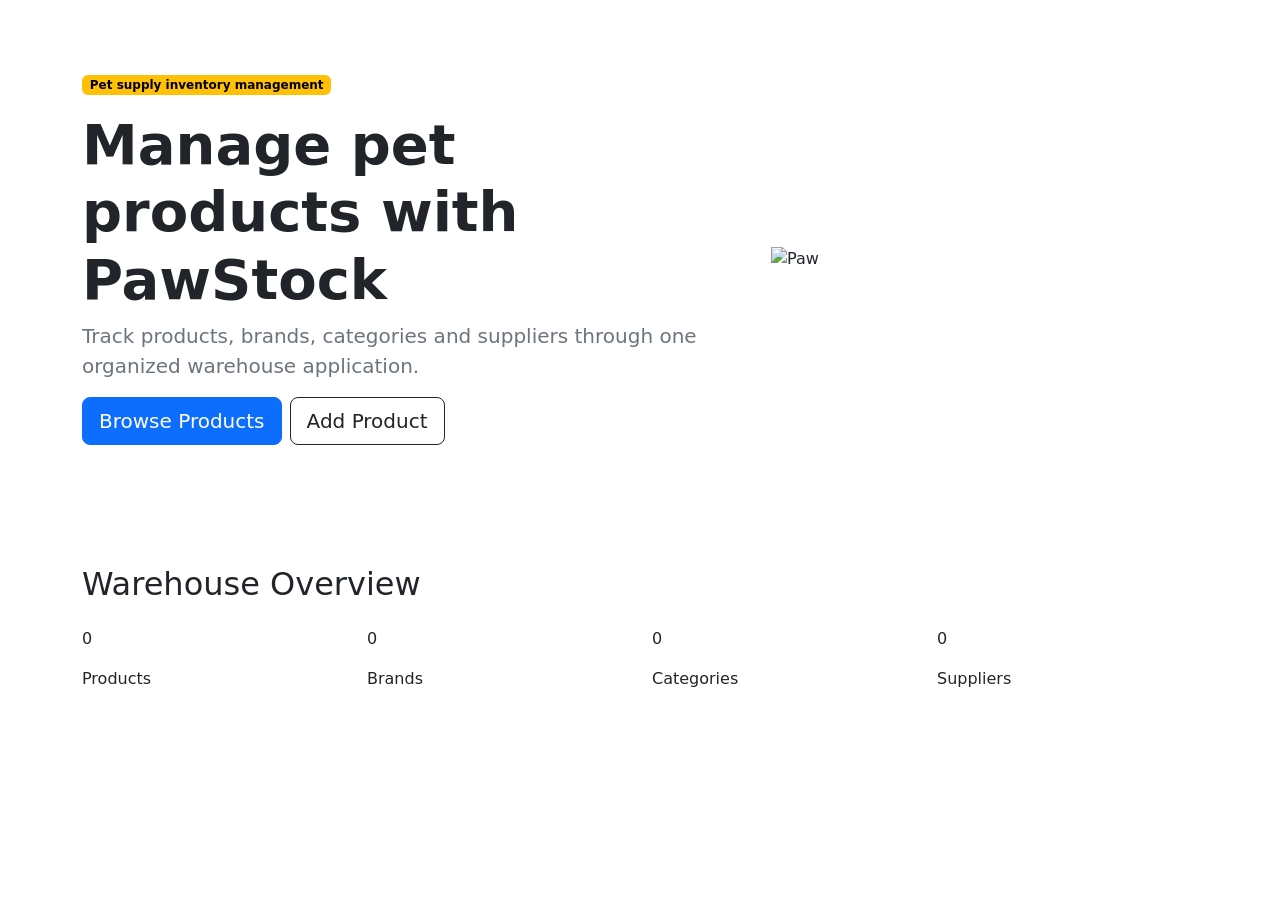
<file: src/main/resources/templates/index.html>
<!doctype html>
<html lang="en" xmlns:th="http://www.thymeleaf.org">
  <head>
    <meta charset="UTF-8" />

    <meta name="viewport" content="width=device-width, initial-scale=1" />

    <title>PawStock Warehouse</title>

    <link
      href="https://cdn.jsdelivr.net/npm/bootstrap@5.3.3/dist/css/bootstrap.min.css"
      rel="stylesheet"
    />

    <link rel="stylesheet" th:href="@{/css/styles.css}" />
  </head>

  <body class="d-flex flex-column min-vh-100">
    <div th:replace="~{fragments/navbar :: navbar}"></div>

    <main>
      <section class="hero-section py-5">
        <div class="container py-4">
          <div class="row align-items-center">
            <div class="col-lg-7">
              <span class="badge text-bg-warning mb-3">
                Pet supply inventory management
              </span>

              <h1 class="display-4 fw-bold">
                Manage pet products with PawStock
              </h1>

              <p class="lead text-secondary">
                Track products, brands, categories and suppliers through one
                organized warehouse application.
              </p>

              <div class="d-flex flex-wrap gap-2">
                <a th:href="@{/products}" class="btn btn-primary btn-lg">
                  Browse Products
                </a>

                <a
                  th:href="@{/products/new}"
                  class="btn btn-outline-dark btn-lg"
                >
                  Add Product
                </a>
              </div>
            </div>

            <div class="col-lg-5 mt-4 mt-lg-0">
              <div class="p-4">
                <img class="w-50" th:src="@{/media/paw.gif}" alt="Paw">
              </div>
            </div>
          </div>
        </div>
      </section>

      <section class="container py-5">
        <h2 class="mb-4">Warehouse Overview</h2>

        <div class="row g-4">
          <div class="col-sm-6 col-lg-3">
            <a th:href="@{/products}" class="text-decoration-none text-reset clickable-card-link">
              <div class="dashboard-card">
                <p class="dashboard-number" th:text="${productCount}">0</p>
                <p class="mb-0">Products</p>
              </div>
            </a>
          </div>

          <div class="col-sm-6 col-lg-3">
            <a th:href="@{/products}" class="text-decoration-none text-reset clickable-card-link">
              <div class="dashboard-card">
                <p class="dashboard-number" th:text="${brandCount}">0</p>
                <p class="mb-0">Brands</p>
              </div>
            </a>
          </div>

          <div class="col-sm-6 col-lg-3">
            <a th:href="@{/products}" class="text-decoration-none text-reset clickable-card-link">
              <div class="dashboard-card">
                <p class="dashboard-number" th:text="${categoryCount}">0</p>
                <p class="mb-0">Categories</p>
              </div>
            </a>
          </div>

          <div class="col-sm-6 col-lg-3">
            <a th:href="@{/products}" class="text-decoration-none text-reset clickable-card-link">
              <div class="dashboard-card">
                <p class="dashboard-number" th:text="${supplierCount}">0</p>
                <p class="mb-0">Suppliers</p>
              </div>
            </a>
          </div>
        </div>
      </section>
    </main>

    <div th:replace="~{fragments/footer :: footer}"></div>

    <script src="https://cdn.jsdelivr.net/npm/bootstrap@5.3.3/dist/js/bootstrap.bundle.min.js"></script>
  </body>
</html>
</file>
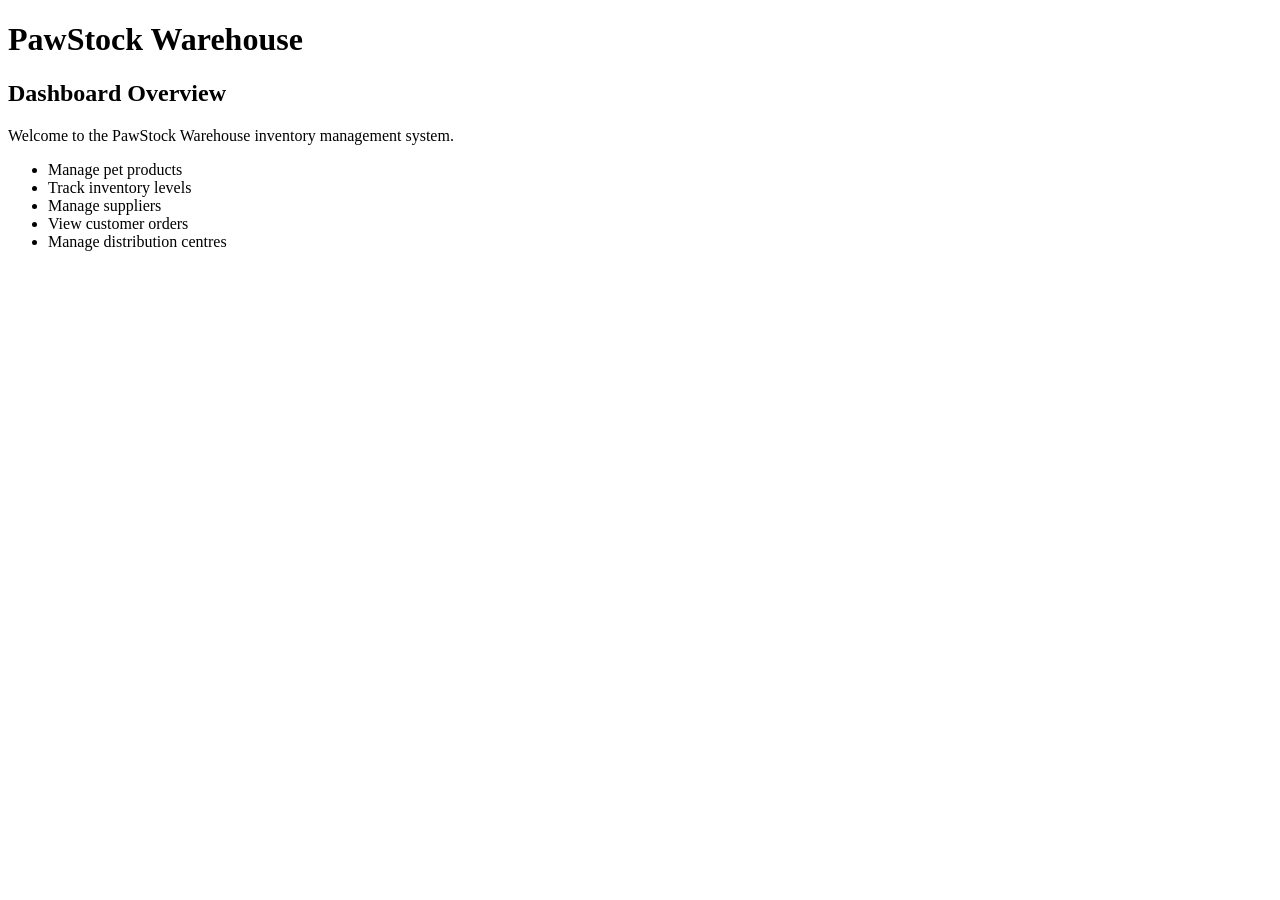
<file: target/classes/templates/home.html>
<!DOCTYPE html>
<html xmlns:th="http://www.thymeleaf.org">

<head>
    <title>PawStock Warehouse</title>
</head>

<body>
    <h1>PawStock Warehouse</h1>

    <h2>Dashboard Overview</h2>

    <p>Welcome to the PawStock Warehouse inventory management system.</p>

    <ul>
        <li>Manage pet products</li>
        <li>Track inventory levels</li>
        <li>Manage suppliers</li>
        <li>View customer orders</li>
        <li>Manage distribution centres</li>
    </ul>
</body>

</html>
</file>
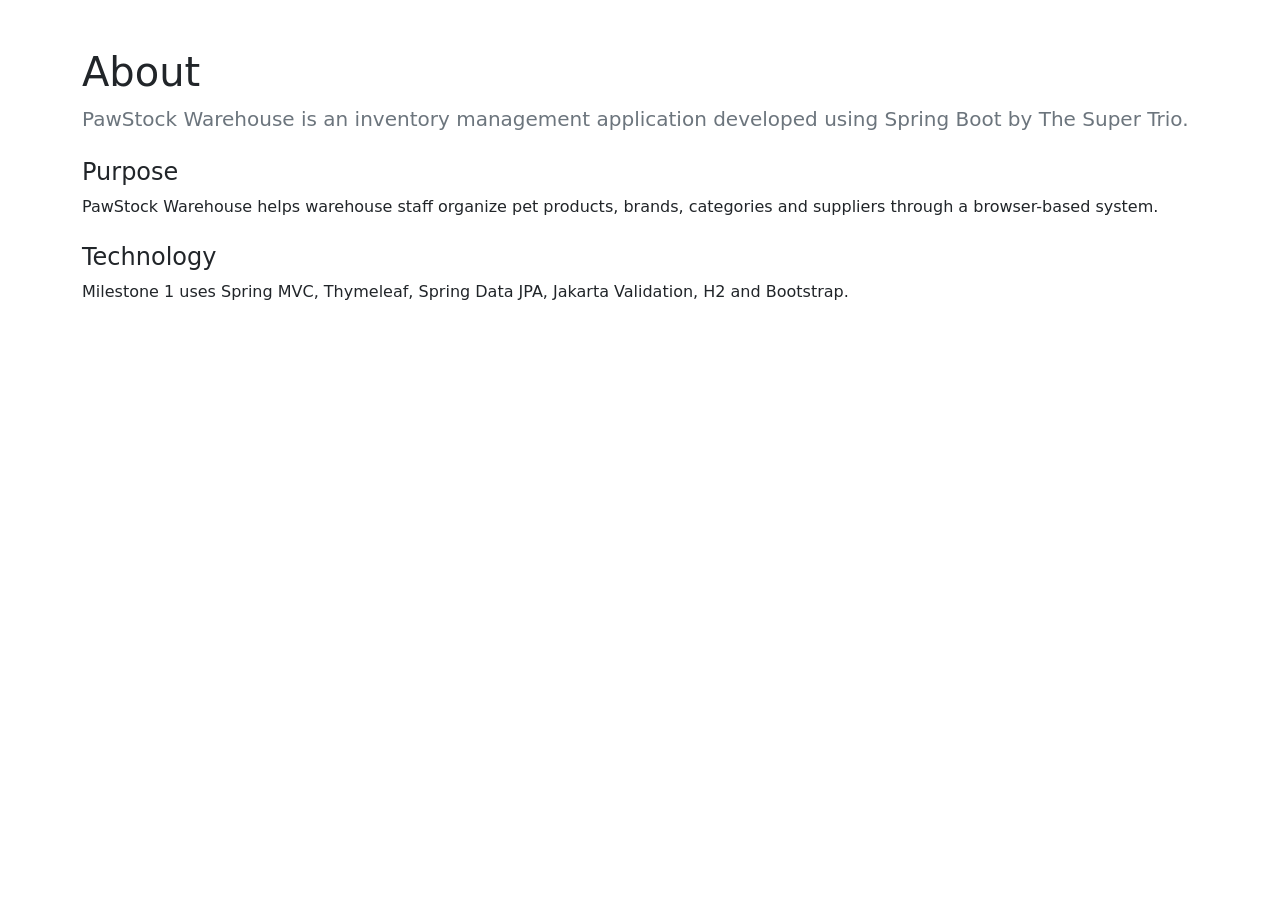
<file: src/main/resources/templates/about.html>
<!doctype html>
<html lang="en" xmlns:th="http://www.thymeleaf.org">
  <head>
    <meta charset="UTF-8" />
    <meta name="viewport" content="width=device-width, initial-scale=1" />

    <title>About PawStock</title>

    <link
      href="https://cdn.jsdelivr.net/npm/bootstrap@5.3.3/dist/css/bootstrap.min.css"
      rel="stylesheet"
    />

    <link rel="stylesheet" th:href="@{/css/styles.css}" />
  </head>

  <body class="d-flex flex-column min-vh-100">
    <div th:replace="~{fragments/navbar :: navbar}"></div>

    <main class="container py-5">
      <header class="mb-4">
        <h1>About</h1>

        <p class="lead text-secondary">
          PawStock Warehouse is an inventory management application developed using Spring Boot by The Super Trio.
        </p>
      </header>

      <section class="content-card">
        <h2 class="h4">Purpose</h2>

        <p>
          PawStock Warehouse helps warehouse staff organize pet products,
          brands, categories and suppliers through a browser-based system.
        </p>

        <h2 class="h4 mt-4">Technology</h2>

        <p>
          Milestone 1 uses Spring MVC, Thymeleaf, Spring Data JPA,
          Jakarta Validation, H2 and Bootstrap.
        </p>
      </section>
    </main>

    <div th:replace="~{fragments/footer :: footer}"></div>

    <script src="https://cdn.jsdelivr.net/npm/bootstrap@5.3.3/dist/js/bootstrap.bundle.min.js"></script>
  </body>
</html>
</file>
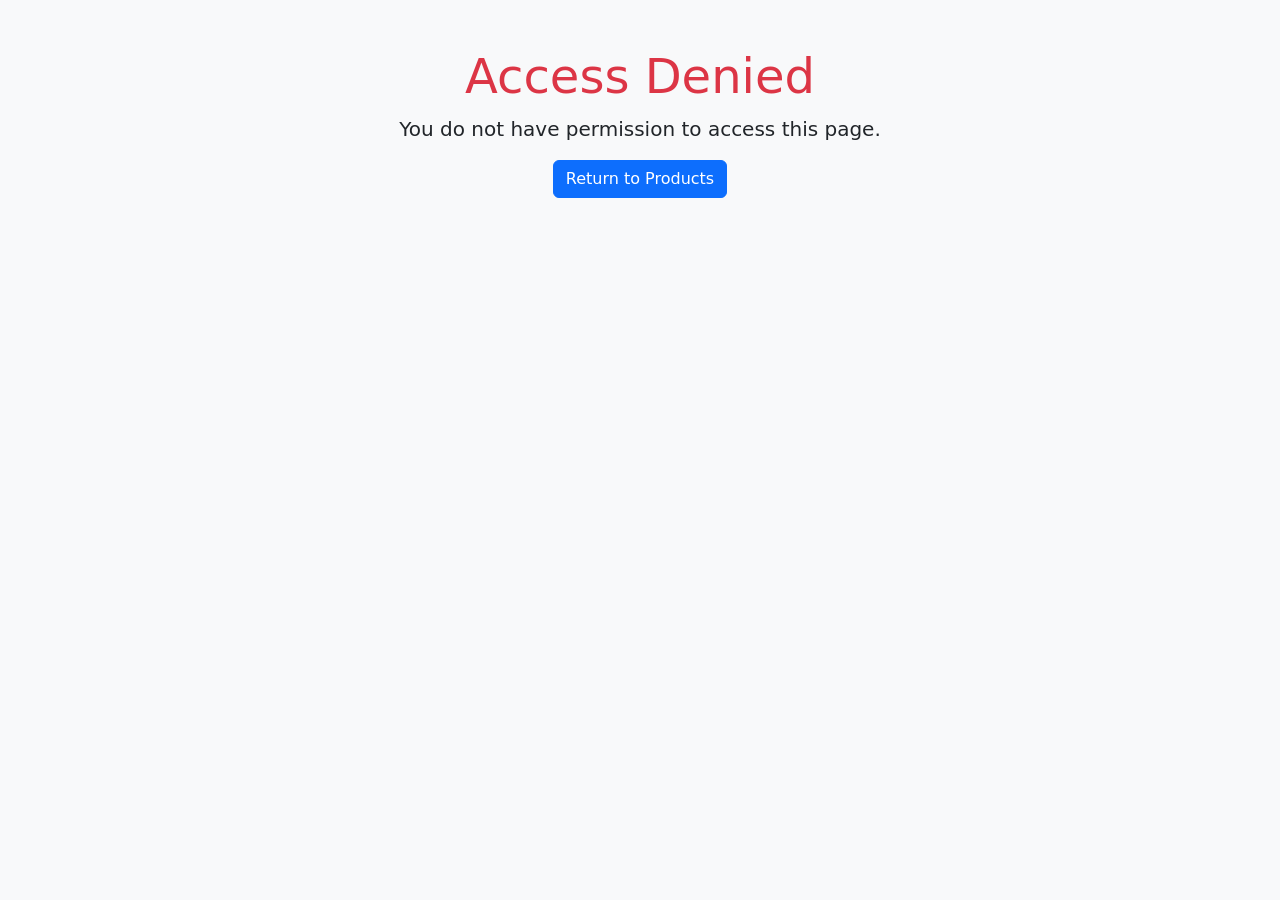
<file: src/main/resources/templates/access-denied.html>
<!doctype html>
<html lang="en" xmlns:th="http://www.thymeleaf.org">
  <head>
    <meta charset="UTF-8" />
    <meta name="viewport" content="width=device-width, initial-scale=1.0" />

    <title>Access Denied | PawStock Warehouse</title>

    <link
      rel="stylesheet"
      href="https://cdn.jsdelivr.net/npm/bootstrap@5.3.3/dist/css/bootstrap.min.css"
    />
  </head>

  <body class="bg-light">
    <div class="container py-5 text-center">
      <h1 class="display-5 text-danger">Access Denied</h1>

      <p class="lead">You do not have permission to access this page.</p>

      <a th:href="@{/products}" class="btn btn-primary"> Return to Products </a>
    </div>
  </body>
</html>
</file>
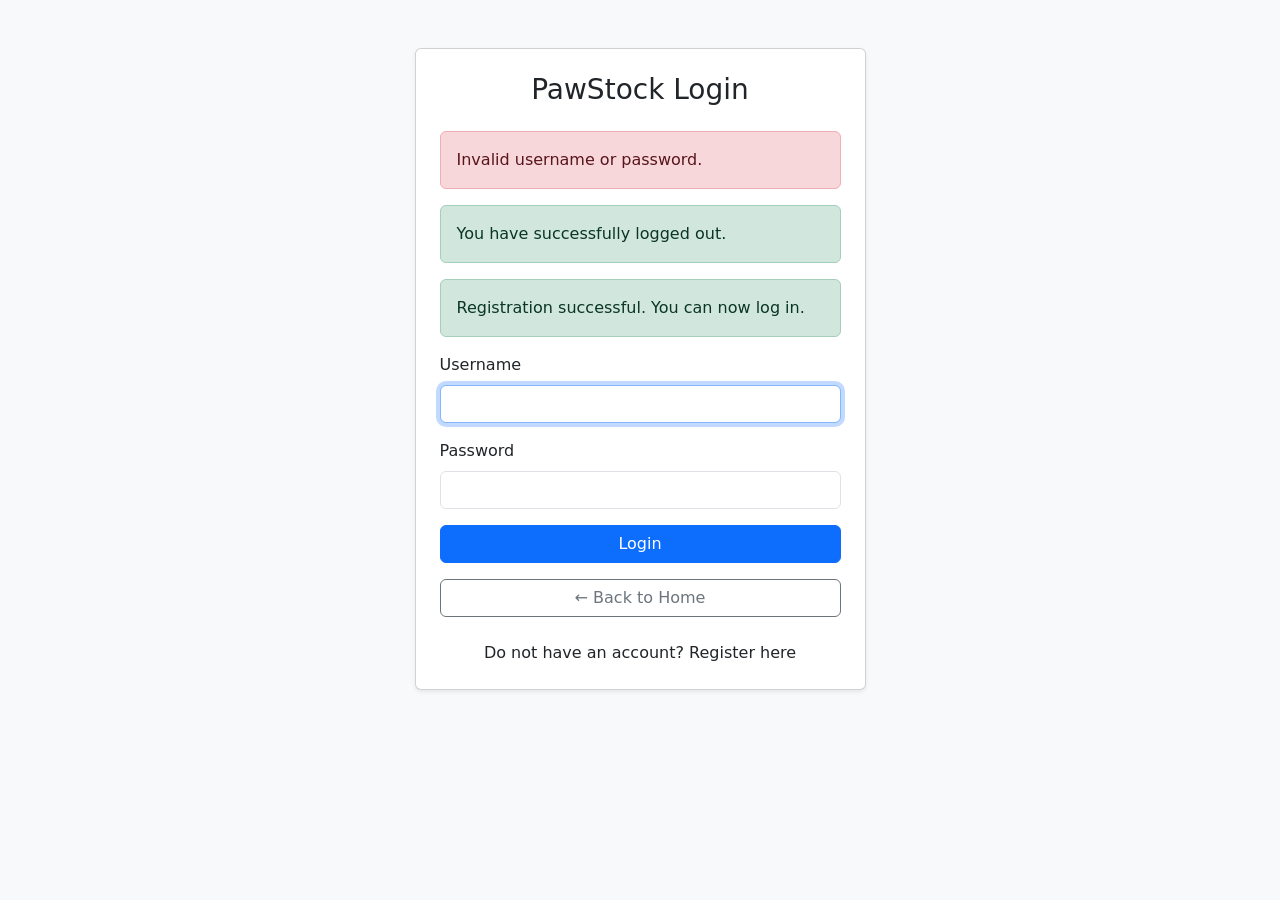
<file: src/main/resources/templates/login.html>
<!doctype html>
<html lang="en" xmlns:th="http://www.thymeleaf.org">
  <head>
    <meta charset="UTF-8" />
    <meta name="viewport" content="width=device-width, initial-scale=1.0" />

    <title>Login | PawStock Warehouse</title>

    <link
      rel="stylesheet"
      href="https://cdn.jsdelivr.net/npm/bootstrap@5.3.3/dist/css/bootstrap.min.css"
    />

    <link rel="stylesheet" th:href="@{/css/styles.css}" />
  </head>

  <body class="bg-light">
    <div class="container py-5">
      <div class="row justify-content-center">
        <div class="col-md-6 col-lg-5">
          <div class="card shadow-sm">
            <div class="card-body p-4">
              <h1 class="h3 text-center mb-4">PawStock Login</h1>

              <!-- Invalid username or password -->
              <div th:if="${param.error}" class="alert alert-danger">
                Invalid username or password.
              </div>

              <!-- Successful logout -->
              <div th:if="${param.logout}" class="alert alert-success">
                You have successfully logged out.
              </div>

              <!-- Successful registration -->
              <div th:if="${param.registered}" class="alert alert-success">
                Registration successful. You can now log in.
              </div>

              <form th:action="@{/login}" method="post">
                <div class="mb-3">
                  <label for="username" class="form-label"> Username </label>

                  <input
                    type="text"
                    id="username"
                    name="username"
                    class="form-control"
                    autocomplete="username"
                    required
                    autofocus
                  />
                </div>

                <div class="mb-3">
                  <label for="password" class="form-label"> Password </label>

                  <input
                    type="password"
                    id="password"
                    name="password"
                    class="form-control"
                    autocomplete="current-password"
                    required
                  />
                </div>

                <button type="submit" class="btn btn-primary w-100">
                  Login
                </button>
                <div class="d-grid gap-2 mt-3">
                  <a th:href="@{/}" class="btn btn-outline-secondary">
                    ← Back to Home
                  </a>
                </div>
              </form>

              <p class="text-center mt-4 mb-0">
                Do not have an account?

                <a th:href="@{/register}"> Register here </a>
              </p>
            </div>
          </div>
        </div>
      </div>
    </div>
  </body>
</html>
</file>
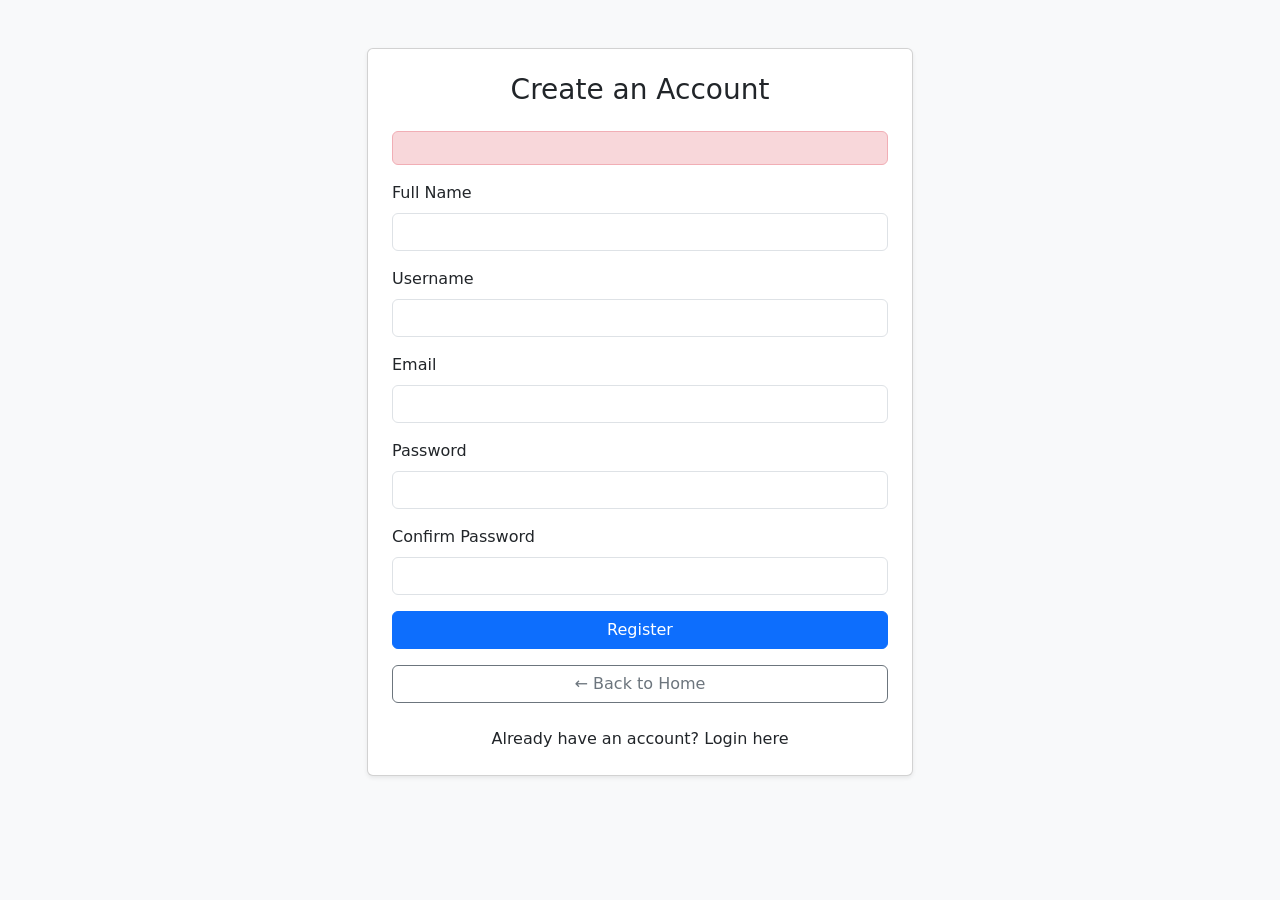
<file: src/main/resources/templates/register.html>
<!doctype html>
<html lang="en" xmlns:th="http://www.thymeleaf.org">
  <head>
    <meta charset="UTF-8" />
    <meta name="viewport" content="width=device-width, initial-scale=1.0" />

    <title>Register | PawStock Warehouse</title>

    <link
      rel="stylesheet"
      href="https://cdn.jsdelivr.net/npm/bootstrap@5.3.3/dist/css/bootstrap.min.css"
    />

    <link rel="stylesheet" th:href="@{/css/styles.css}" />
  </head>

  <body class="bg-light">
    <div class="container py-5">
      <div class="row justify-content-center">
        <div class="col-md-7 col-lg-6">
          <div class="card shadow-sm">
            <div class="card-body p-4">
              <h1 class="h3 text-center mb-4">Create an Account</h1>

              <!-- Registration service error -->
              <div
                th:if="${registrationError}"
                class="alert alert-danger"
                th:text="${registrationError}"
              ></div>

              <form
                th:action="@{/register}"
                th:object="${registrationForm}"
                method="post"
              >
                <!-- Full name -->
                <div class="mb-3">
                  <label for="fullName" class="form-label"> Full Name </label>

                  <input
                    type="text"
                    id="fullName"
                    class="form-control"
                    th:field="*{fullName}"
                    th:classappend="${#fields.hasErrors('fullName')}
                                           ? 'is-invalid' : ''"
                  />

                  <div class="invalid-feedback" th:errors="*{fullName}"></div>
                </div>

                <!-- Username -->
                <div class="mb-3">
                  <label for="username" class="form-label"> Username </label>

                  <input
                    type="text"
                    id="username"
                    class="form-control"
                    th:field="*{username}"
                    th:classappend="${#fields.hasErrors('username')}
                                           ? 'is-invalid' : ''"
                  />

                  <div class="invalid-feedback" th:errors="*{username}"></div>
                </div>

                <!-- Email -->
                <div class="mb-3">
                  <label for="email" class="form-label"> Email </label>

                  <input
                    type="email"
                    id="email"
                    class="form-control"
                    th:field="*{email}"
                    th:classappend="${#fields.hasErrors('email')}
                                           ? 'is-invalid' : ''"
                  />

                  <div class="invalid-feedback" th:errors="*{email}"></div>
                </div>

                <!-- Password -->
                <div class="mb-3">
                  <label for="password" class="form-label"> Password </label>

                  <input
                    type="password"
                    id="password"
                    class="form-control"
                    th:field="*{password}"
                    th:classappend="${#fields.hasErrors('password')}
                                           ? 'is-invalid' : ''"
                  />

                  <div class="invalid-feedback" th:errors="*{password}"></div>
                </div>

                <!-- Confirm password -->
                <div class="mb-3">
                  <label for="confirmPassword" class="form-label">
                    Confirm Password
                  </label>

                  <input
                    type="password"
                    id="confirmPassword"
                    class="form-control"
                    th:field="*{confirmPassword}"
                    th:classappend="${#fields.hasErrors('confirmPassword')}
                                           ? 'is-invalid' : ''"
                  />

                  <div
                    class="invalid-feedback"
                    th:errors="*{confirmPassword}"
                  ></div>
                </div>

                <button type="submit" class="btn btn-primary w-100">
                  Register
                </button>
                <div class="d-grid gap-2 mt-3">
                  <a th:href="@{/}" class="btn btn-outline-secondary">
                    ← Back to Home
                  </a>
                </div>
              </form>

              <p class="text-center mt-4 mb-0">
                Already have an account?

                <a th:href="@{/login}"> Login here </a>
              </p>
            </div>
          </div>
        </div>
      </div>
    </div>
  </body>
</html>
</file>
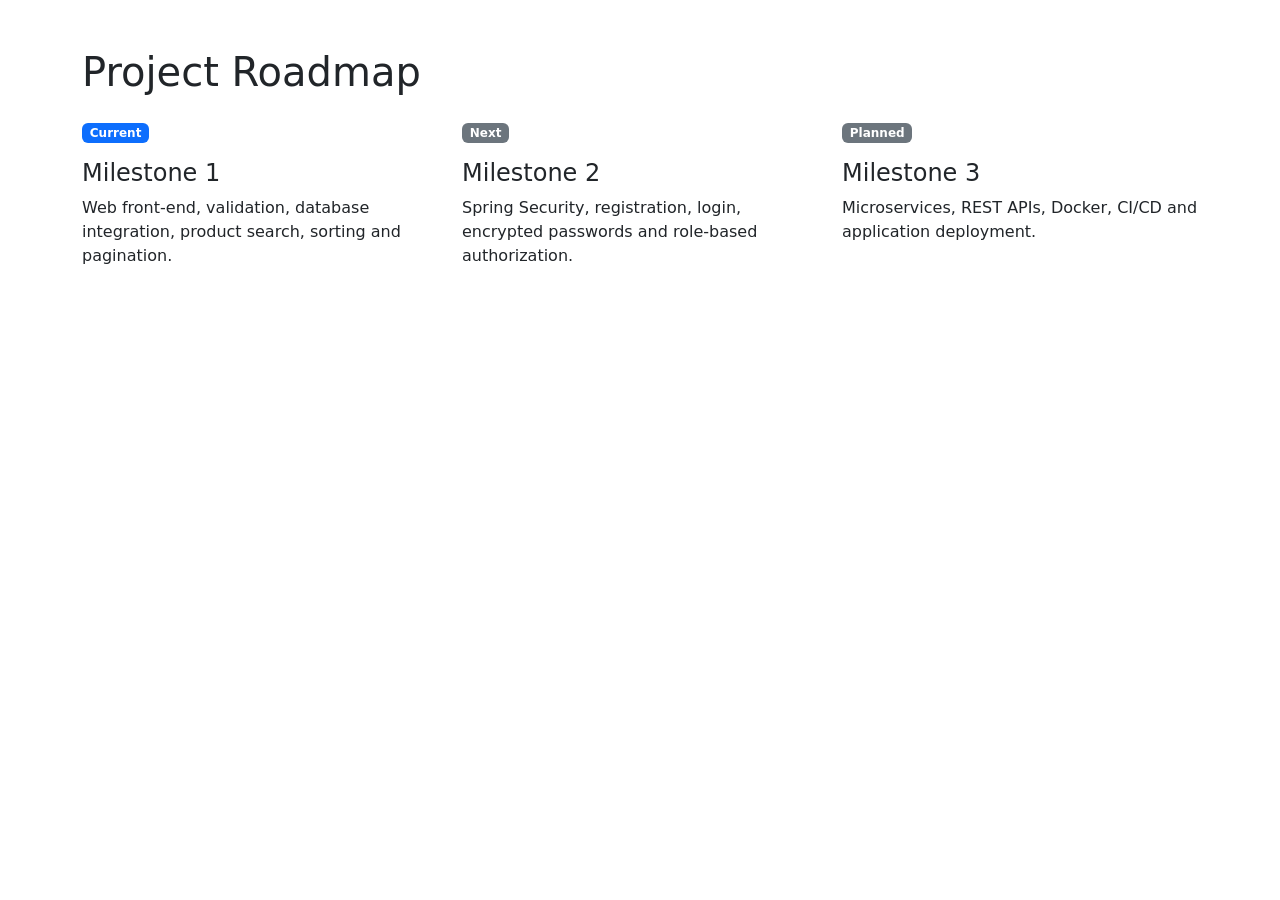
<file: src/main/resources/templates/roadmap.html>
<!doctype html>
<html lang="en" xmlns:th="http://www.thymeleaf.org">
  <head>
    <meta charset="UTF-8" />
    <meta name="viewport" content="width=device-width, initial-scale=1" />

    <title>Project Roadmap</title>

    <link
      href="https://cdn.jsdelivr.net/npm/bootstrap@5.3.3/dist/css/bootstrap.min.css"
      rel="stylesheet"
    />

    <link rel="stylesheet" th:href="@{/css/styles.css}" />
  </head>

  <body class="d-flex flex-column min-vh-100">
    <div th:replace="~{fragments/navbar :: navbar}"></div>

    <main class="container py-5">
      <header class="mb-4">
        <h1>Project Roadmap</h1>
      </header>

      <section class="row g-4">
        <article class="col-lg-4">
          <div class="content-card h-100 border-primary">
            <span class="badge text-bg-primary mb-3">Current</span>

            <h2 class="h4">Milestone 1</h2>

            <p>
              Web front-end, validation, database integration, product search,
              sorting and pagination.
            </p>
          </div>
        </article>

        <article class="col-lg-4">
          <div class="content-card h-100">
            <span class="badge text-bg-secondary mb-3">Next</span>

            <h2 class="h4">Milestone 2</h2>

            <p>
              Spring Security, registration, login, encrypted passwords and
              role-based authorization.
            </p>
          </div>
        </article>

        <article class="col-lg-4">
          <div class="content-card h-100">
            <span class="badge text-bg-secondary mb-3">Planned</span>

            <h2 class="h4">Milestone 3</h2>

            <p>
              Microservices, REST APIs, Docker, CI/CD and application
              deployment.
            </p>
          </div>
        </article>
      </section>
    </main>

    <div th:replace="~{fragments/footer :: footer}"></div>

    <script src="https://cdn.jsdelivr.net/npm/bootstrap@5.3.3/dist/js/bootstrap.bundle.min.js"></script>
  </body>
</html>
</file>
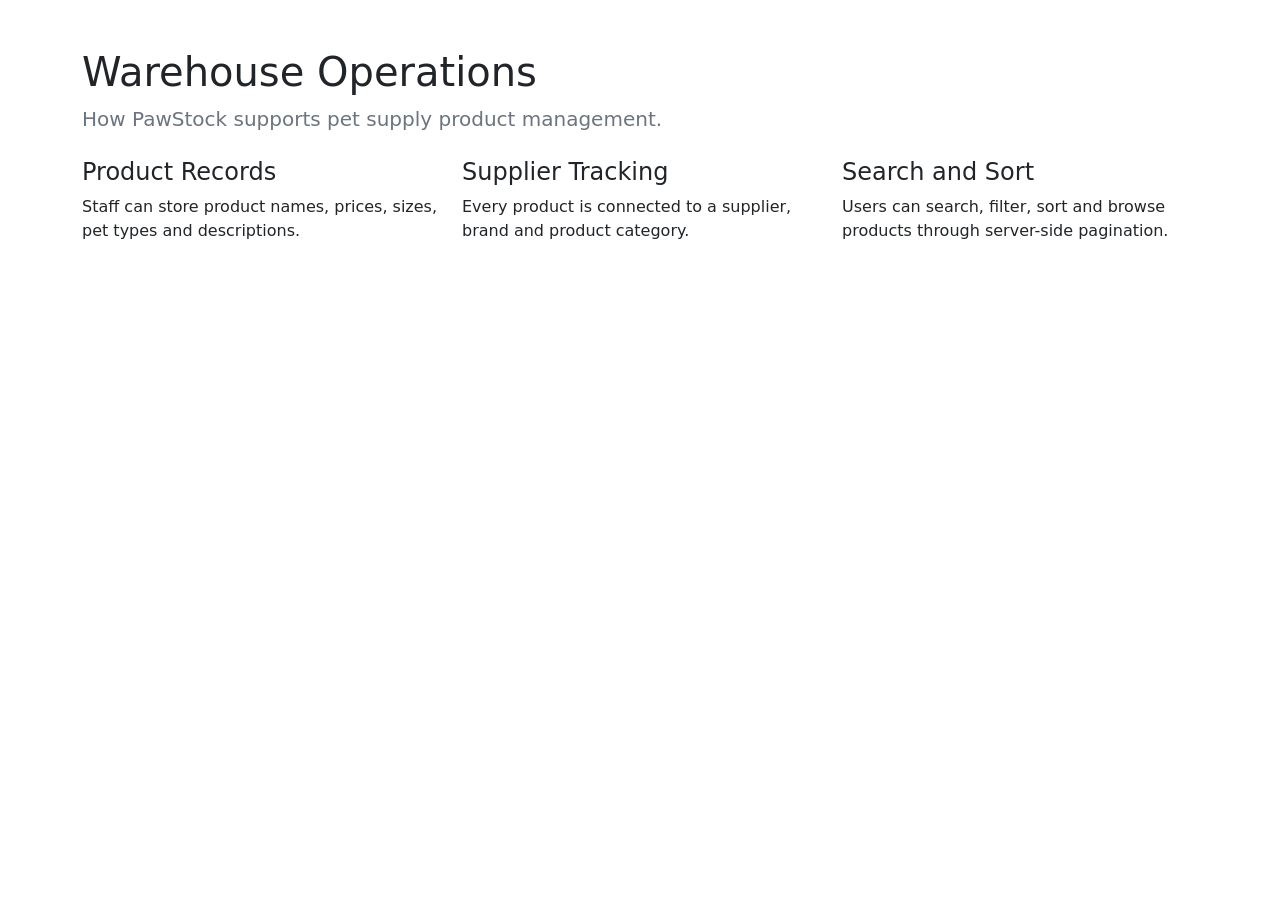
<file: src/main/resources/templates/warehouse.html>
<!doctype html>
<html lang="en" xmlns:th="http://www.thymeleaf.org">
  <head>
    <meta charset="UTF-8" />
    <meta name="viewport" content="width=device-width, initial-scale=1" />

    <title>Warehouse Operations</title>

    <link
      href="https://cdn.jsdelivr.net/npm/bootstrap@5.3.3/dist/css/bootstrap.min.css"
      rel="stylesheet"
    />

    <link rel="stylesheet" th:href="@{/css/styles.css}" />
  </head>

  <body class="d-flex flex-column min-vh-100">
    <div th:replace="~{fragments/navbar :: navbar}"></div>

    <main class="container py-5">
      <header class="mb-4">
        <h1>Warehouse Operations</h1>

        <p class="lead text-secondary">
          How PawStock supports pet supply product management.
        </p>
      </header>

      <section class="row g-4">
        <article class="col-md-4">
          <a th:href="@{/products/new}" class="text-decoration-none text-reset clickable-card-link">
            <div class="content-card h-100">
              <h2 class="h4">Product Records</h2>

              <p>
                Staff can store product names, prices, sizes, pet types and
                descriptions.
              </p>
            </div>
          </a>
        </article>

        <article class="col-md-4">
          <a th:href="@{/products}" class="text-decoration-none text-reset clickable-card-link">
            <div class="content-card h-100">
              <h2 class="h4">Supplier Tracking</h2>

              <p>
                Every product is connected to a supplier, brand and product
                category.
              </p>
            </div>
          </a>
        </article>

        <article class="col-md-4">
          <a th:href="@{/products}" class="text-decoration-none text-reset clickable-card-link">
            <div class="content-card h-100">
              <h2 class="h4">Search and Sort</h2>

              <p>
                Users can search, filter, sort and browse products through
                server-side pagination.
              </p>
            </div>
          </a>
        </article>
      </section>
    </main>

    <div th:replace="~{fragments/footer :: footer}"></div>

    <script src="https://cdn.jsdelivr.net/npm/bootstrap@5.3.3/dist/js/bootstrap.bundle.min.js"></script>
  </body>
</html>
</file>
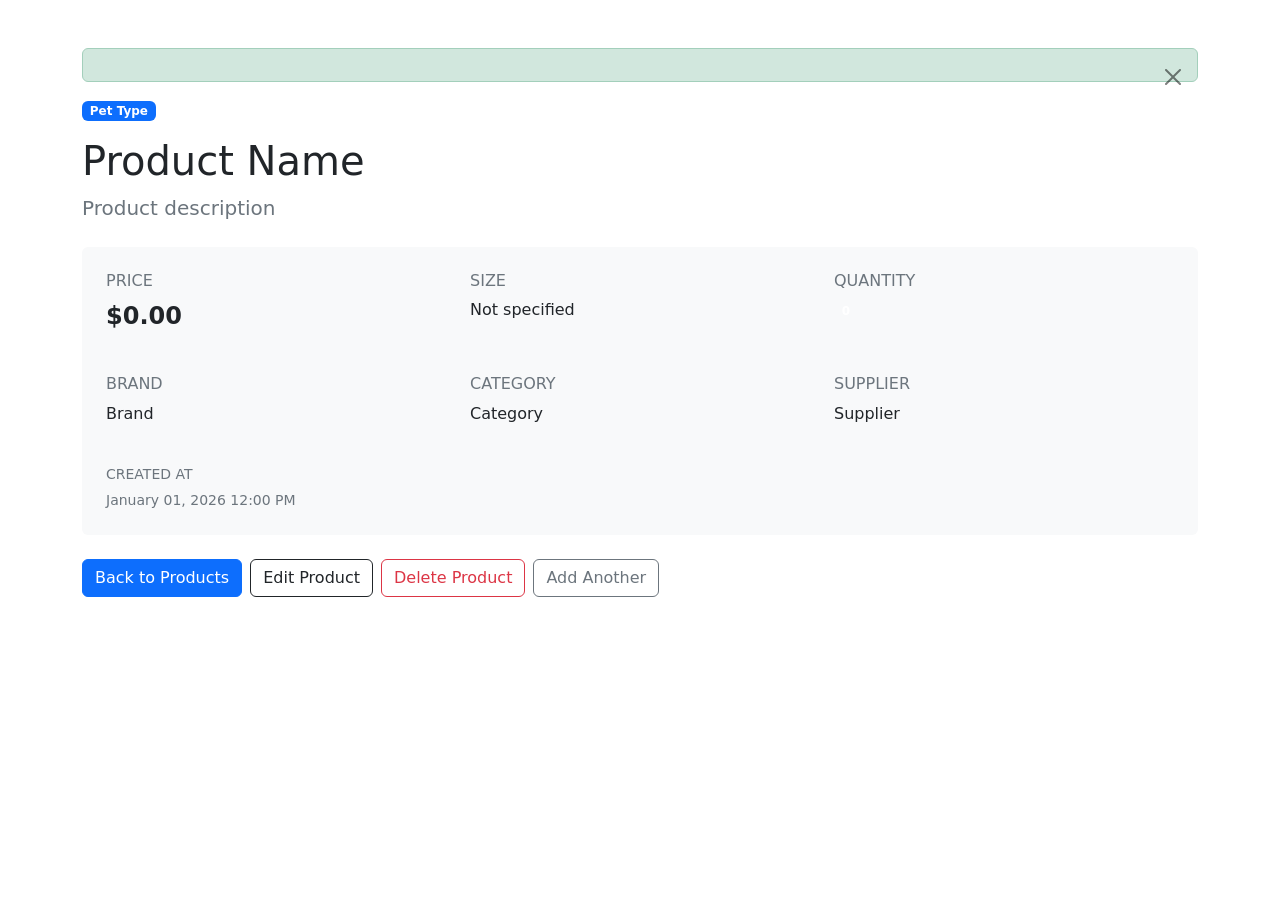
<file: src/main/resources/templates/products/details.html>
<!doctype html>
<html
  lang="en"
  xmlns:th="http://www.thymeleaf.org"
  xmlns:sec="http://www.thymeleaf.org/extras/spring-security"
>
  <head>
    <meta charset="UTF-8" />
    <meta name="viewport" content="width=device-width, initial-scale=1" />

    <title>Product Details | PawStock Warehouse</title>

    <link
      href="https://cdn.jsdelivr.net/npm/bootstrap@5.3.3/dist/css/bootstrap.min.css"
      rel="stylesheet"
    />

    <link rel="stylesheet" th:href="@{/css/styles.css}" />
  </head>

  <body class="d-flex flex-column min-vh-100">
    <div th:replace="~{fragments/navbar :: navbar}"></div>

    <main class="container py-5">
      <!-- Success message after creating or updating a product -->
      <div
        th:if="${successMessage}"
        class="alert alert-success alert-dismissible fade show"
        role="alert"
      >
        <span th:text="${successMessage}"></span>

        <button
          type="button"
          class="btn-close"
          data-bs-dismiss="alert"
          aria-label="Close"
        ></button>
      </div>

      <article class="details-card">
        <span class="badge text-bg-primary mb-3" th:text="${product.petType}">
          Pet Type
        </span>

        <h1 th:text="${product.productName}">Product Name</h1>

        <p class="lead text-secondary" th:text="${product.description}">
          Product description
        </p>

        <div class="bg-light rounded p-4 mt-4">
          <div class="row g-4">
            <div class="col-md-4">
              <h2 class="h6 text-uppercase text-secondary">Price</h2>

              <p
                class="fs-4 fw-bold"
                th:text="${'$' + #numbers.formatDecimal(product.price, 1, 2)}"
              >
                $0.00
              </p>
            </div>

            <div class="col-md-4">
              <h2 class="h6 text-uppercase text-secondary">Size</h2>

              <p
                th:text="${product.size != null && !product.size.isBlank()
                ? product.size
                : 'Not specified'}"
              >
                Not specified
              </p>
            </div>

            <div class="col-md-4">
              <h2 class="h6 text-uppercase text-secondary">Quantity</h2>

              <p>
                <span
                  class="badge"
                  th:text="${product.quantity}"
                  th:classappend="${product.quantity < 10}
                  ? 'text-bg-danger'
                  : 'text-bg-success'"
                >
                  0
                </span>
              </p>
            </div>

            <div class="col-md-4">
              <h2 class="h6 text-uppercase text-secondary">Brand</h2>

              <p th:text="${product.brand.brandName}">Brand</p>
            </div>

            <div class="col-md-4">
              <h2 class="h6 text-uppercase text-secondary">Category</h2>

              <p th:text="${product.category.categoryName}">Category</p>
            </div>

            <div class="col-md-4">
              <h2 class="h6 text-uppercase text-secondary">Supplier</h2>

              <p th:text="${product.supplier.supplierName}">Supplier</p>
            </div>

            <div class="col-12">
              <h2 class="text-uppercase text-secondary small">Created At</h2>

              <p
                class="text-secondary small mb-0"
                th:text="${#temporals.format(
                product.createdAt,
                'MMMM dd, yyyy h:mm a'
              )}"
              >
                January 01, 2026 12:00 PM
              </p>
            </div>
          </div>
        </div>

        <!-- Role-based product actions -->
        <div class="d-flex flex-wrap gap-2 mt-4">
          <!-- Customer, Staff, and Admin can return to the list -->
          <a th:href="@{/products}" class="btn btn-primary">
            Back to Products
          </a>

          <!-- Only Staff and Admin can edit products -->
          <a
            th:href="@{/products/{id}/edit(id=${product.productId})}"
            class="btn btn-outline-dark"
            sec:authorize="hasAnyRole('STAFF', 'ADMIN')"
          >
            Edit Product
          </a>

          <!-- Only Admin can delete products -->
          <form
            th:action="@{/products/{id}/delete(id=${product.productId})}"
            method="post"
            class="d-inline"
            sec:authorize="hasRole('ADMIN')"
            onsubmit="
              return confirm('Are you sure you want to delete this product?');
            "
          >
            <button type="submit" class="btn btn-outline-danger">
              Delete Product
            </button>
          </form>

          <!-- Only Staff and Admin can add another product -->
          <a
            th:href="@{/products/new}"
            class="btn btn-outline-secondary"
            sec:authorize="hasAnyRole('STAFF', 'ADMIN')"
          >
            Add Another
          </a>
        </div>
      </article>
    </main>

    <div th:replace="~{fragments/footer :: footer}"></div>

    <script src="https://cdn.jsdelivr.net/npm/bootstrap@5.3.3/dist/js/bootstrap.bundle.min.js"></script>
  </body>
</html>
</file>
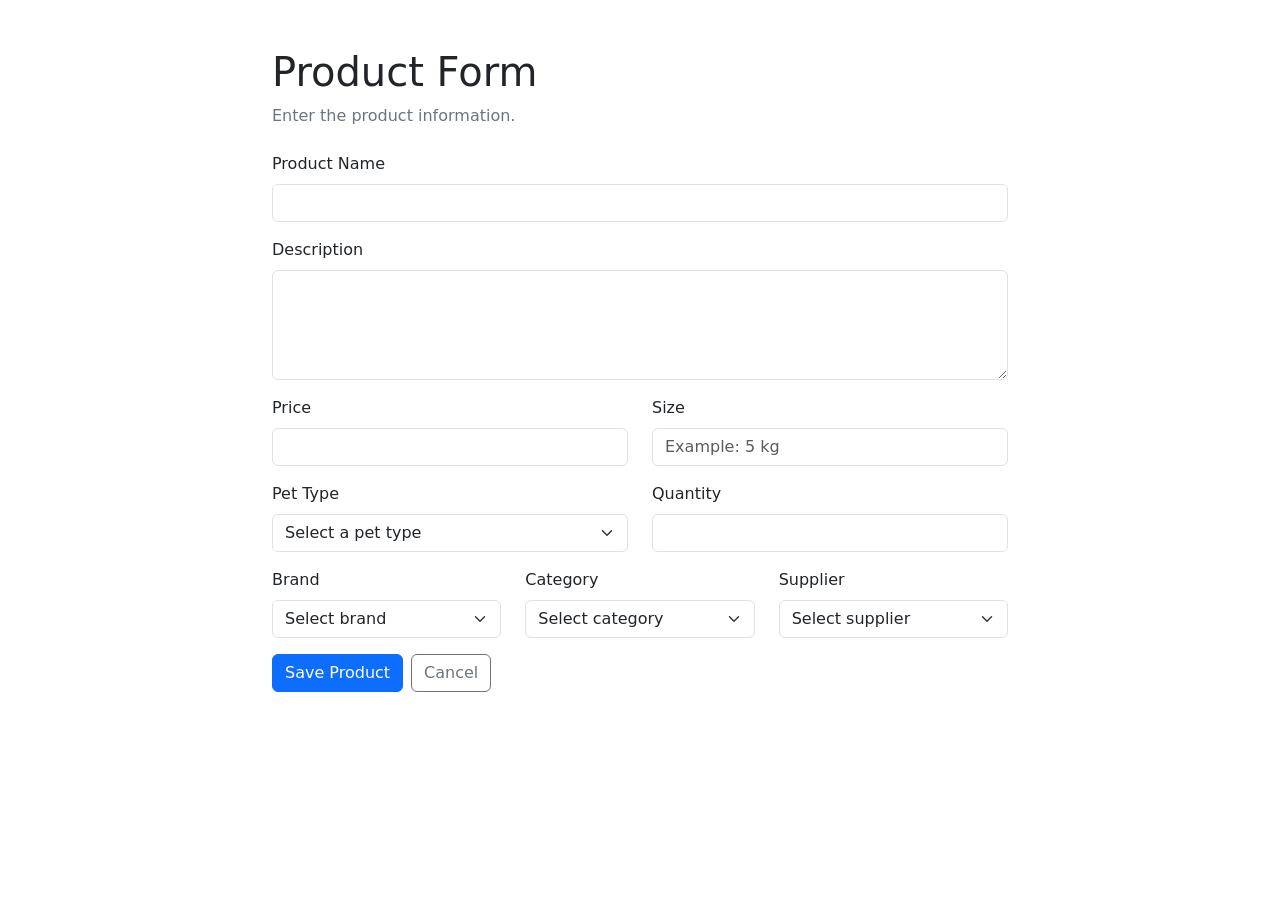
<file: src/main/resources/templates/products/form.html>
<!doctype html>
<html lang="en" xmlns:th="http://www.thymeleaf.org">

<head>
  <meta charset="UTF-8" />
  <meta name="viewport" content="width=device-width, initial-scale=1" />

  <title th:text="${isEdit} ? 'Edit Product' : 'Add Product'">
    Product Form
  </title>

  <link href="https://cdn.jsdelivr.net/npm/bootstrap@5.3.3/dist/css/bootstrap.min.css" rel="stylesheet" />

  <link rel="stylesheet" th:href="@{/css/styles.css}" />
</head>

<body class="d-flex flex-column min-vh-100">
  <div th:replace="~{fragments/navbar :: navbar}"></div>

  <main class="container py-5">
    <div class="row justify-content-center">
      <div class="col-lg-8">
        <header class="mb-4">
          <h1 th:text="${isEdit} ? 'Edit Product' : 'Add a Product'">
            Product Form
          </h1>

          <p class="text-secondary" th:text="${isEdit}
                ? 'Update the saved product information.'
                : 'Enter the new pet supply product information.'">
            Enter the product information.
          </p>
        </header>

        <section class="form-card">
          <form th:action="${isEdit}
                ? @{/products/{id}(id=${productId})}
                : @{/products}" th:object="${productForm}" method="post" novalidate>
            <div class="mb-3">
              <label for="productName" class="form-label">
                Product Name
              </label>

              <input id="productName" type="text" class="form-control" th:field="*{productName}" th:classappend="${#fields.hasErrors('productName')}
                                   ? 'is-invalid' : ''" />

              <div class="invalid-feedback" th:errors="*{productName}"></div>
            </div>

            <div class="mb-3">
              <label for="description" class="form-label">
                Description
              </label>

              <textarea id="description" class="form-control" rows="4" th:field="*{description}" th:classappend="${#fields.hasErrors('description')}
                                      ? 'is-invalid' : ''">
                </textarea>

              <div class="invalid-feedback" th:errors="*{description}"></div>
            </div>

            <div class="row">
              <div class="col-md-6 mb-3">
                <label for="price" class="form-label"> Price </label>

                <input id="price" type="number" step="0.01" min="0.01" class="form-control" th:field="*{price}"
                  th:classappend="${#fields.hasErrors('price')}
                                       ? 'is-invalid' : ''" />

                <div class="invalid-feedback" th:errors="*{price}"></div>
              </div>

              <div class="col-md-6 mb-3">
                <label for="size" class="form-label"> Size </label>

                <input id="size" type="text" class="form-control" th:field="*{size}" placeholder="Example: 5 kg" />

                <div class="invalid-feedback" th:errors="*{size}"></div>
              </div>
            </div>

            <div class="row">
              <div class="col-md-6 mb-3">
                <label for="petType" class="form-label"> Pet Type </label>

                <select id="petType" class="form-select" th:field="*{petType}" th:classappend="${#fields.hasErrors('petType')}
                                      ? 'is-invalid' : ''">
                  <option value="">Select a pet type</option>

                  <option th:each="type : ${petTypes}" th:value="${type}" th:text="${type}"></option>
                </select>

                <div class="invalid-feedback" th:errors="*{petType}"></div>
              </div>

              <div class="col-md-6 mb-3">
                <label for="quantity" class="form-label"> Quantity </label>

                <input id="quantity" type="number" step="1" min="0" class="form-control" th:field="*{quantity}"
                       th:classappend="${#fields.hasErrors('quantity')}
                                           ? 'is-invalid' : ''" />

                <div class="invalid-feedback" th:errors="*{quantity}"></div>
              </div>
            </div>

            <div class="row">
              <div class="col-md-4 mb-3">
                <label for="brandId" class="form-label"> Brand </label>

                <select id="brandId" class="form-select" th:field="*{brandId}" th:classappend="${#fields.hasErrors('brandId')}
                                        ? 'is-invalid' : ''">
                  <option value="">Select brand</option>

                  <option th:each="brand : ${brands}" th:value="${brand.brandId}" th:text="${brand.brandName}"></option>
                </select>

                <div class="invalid-feedback" th:errors="*{brandId}"></div>
              </div>

              <div class="col-md-4 mb-3">
                <label for="categoryId" class="form-label"> Category </label>

                <select id="categoryId" class="form-select" th:field="*{categoryId}" th:classappend="${#fields.hasErrors('categoryId')}
                                        ? 'is-invalid' : ''">
                  <option value="">Select category</option>

                  <option th:each="category : ${categories}" th:value="${category.categoryId}"
                    th:text="${category.categoryName}"></option>
                </select>

                <div class="invalid-feedback" th:errors="*{categoryId}"></div>
              </div>

              <div class="col-md-4 mb-3">
                <label for="supplierId" class="form-label"> Supplier </label>

                <select id="supplierId" class="form-select" th:field="*{supplierId}" th:classappend="${#fields.hasErrors('supplierId')}
                                        ? 'is-invalid' : ''">
                  <option value="">Select supplier</option>

                  <option th:each="supplier : ${suppliers}" th:value="${supplier.supplierId}"
                    th:text="${supplier.supplierName}"></option>
                </select>

                <div class="invalid-feedback" th:errors="*{supplierId}"></div>
              </div>
            </div>

            <div class="d-flex gap-2">
              <button type="submit" class="btn btn-primary" th:text="${isEdit} ? 'Update Product' : 'Save Product'">
                Save Product
              </button>

              <a th:href="${isEdit}
                    ? @{/products/{id}(id=${productId})}
                    : @{/products}" class="btn btn-outline-secondary">
                Cancel
              </a>
            </div>
          </form>
        </section>
      </div>
    </div>
  </main>

  <div th:replace="~{fragments/footer :: footer}"></div>

  <script src="https://cdn.jsdelivr.net/npm/bootstrap@5.3.3/dist/js/bootstrap.bundle.min.js"></script>
</body>

</html>
</file>
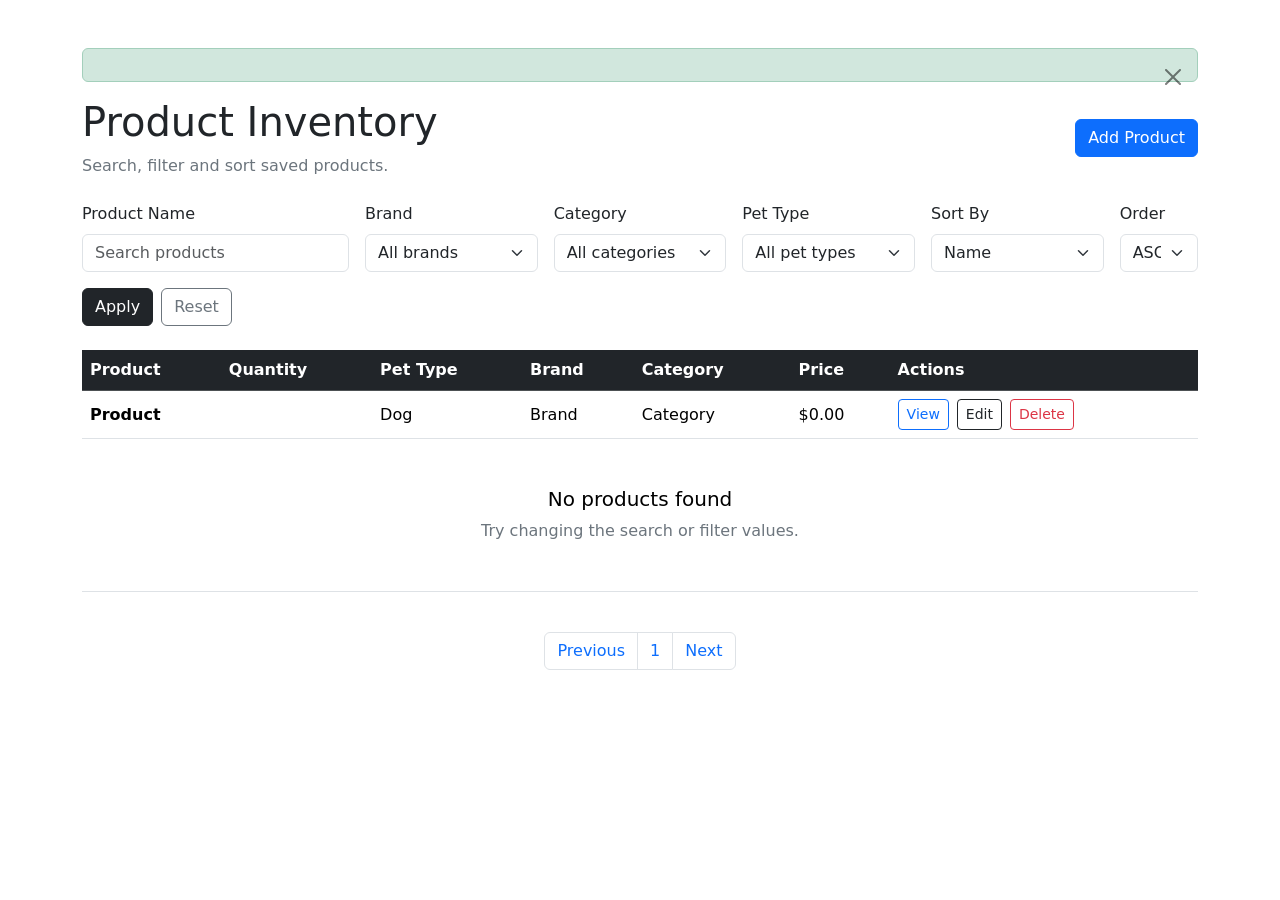
<file: src/main/resources/templates/products/list.html>
<!doctype html>
<html
  lang="en"
  xmlns:th="http://www.thymeleaf.org"
  xmlns:sec="http://www.thymeleaf.org/extras/spring-security"
>
  <head>
    <meta charset="UTF-8" />

    <meta name="viewport" content="width=device-width, initial-scale=1" />

    <title>Products | PawStock Warehouse</title>

    <link
      href="https://cdn.jsdelivr.net/npm/bootstrap@5.3.3/dist/css/bootstrap.min.css"
      rel="stylesheet"
    />

    <link rel="stylesheet" th:href="@{/css/styles.css}" />
  </head>

  <body class="d-flex flex-column min-vh-100">
    <div th:replace="~{fragments/navbar :: navbar}"></div>

    <main class="container py-5">
      <!-- Successful create, update, or delete message -->
      <div
        th:if="${successMessage}"
        class="alert alert-success alert-dismissible fade show"
        role="alert"
      >
        <span th:text="${successMessage}"></span>

        <button
          type="button"
          class="btn-close"
          data-bs-dismiss="alert"
          aria-label="Close"
        ></button>
      </div>

      <header
        class="d-flex flex-wrap justify-content-between align-items-center gap-3 mb-4"
      >
        <div>
          <h1>Product Inventory</h1>

          <p class="text-secondary mb-0">
            Search, filter and sort saved products.
          </p>
        </div>

        <!-- Only Staff and Admin can add products -->
        <a
          th:href="@{/products/new}"
          class="btn btn-primary"
          sec:authorize="hasAnyRole('STAFF', 'ADMIN')"
        >
          Add Product
        </a>
      </header>

      <!-- Search, filter, and sorting form -->
      <section class="filter-card mb-4">
        <form th:action="@{/products}" method="get" class="row g-3">
          <div class="col-lg-3">
            <label for="keyword" class="form-label"> Product Name </label>

            <input
              id="keyword"
              name="keyword"
              type="search"
              class="form-control"
              th:value="${keyword}"
              placeholder="Search products"
            />
          </div>

          <div class="col-md-4 col-lg-2">
            <label for="brandId" class="form-label"> Brand </label>

            <select id="brandId" name="brandId" class="form-select">
              <option value="">All brands</option>

              <option
                th:each="brand : ${brands}"
                th:value="${brand.brandId}"
                th:text="${brand.brandName}"
                th:selected="${brand.brandId == selectedBrandId}"
              ></option>
            </select>
          </div>

          <div class="col-md-4 col-lg-2">
            <label for="categoryId" class="form-label"> Category </label>

            <select id="categoryId" name="categoryId" class="form-select">
              <option value="">All categories</option>

              <option
                th:each="category : ${categories}"
                th:value="${category.categoryId}"
                th:text="${category.categoryName}"
                th:selected="${category.categoryId == selectedCategoryId}"
              ></option>
            </select>
          </div>

          <div class="col-md-4 col-lg-2">
            <label for="petType" class="form-label"> Pet Type </label>

            <select id="petType" name="petType" class="form-select">
              <option value="">All pet types</option>

              <option
                th:each="type : ${petTypes}"
                th:value="${type}"
                th:text="${type}"
                th:selected="${type == selectedPetType}"
              ></option>
            </select>
          </div>

          <div class="col-md-6 col-lg-2">
            <label for="sortField" class="form-label"> Sort By </label>

            <select id="sortField" name="sortField" class="form-select">
              <option
                value="productName"
                th:selected="${sortField == 'productName'}"
              >
                Name
              </option>

              <option value="quantity" th:selected="${sortField == 'quantity'}">
                Quantity
              </option>

              <option value="price" th:selected="${sortField == 'price'}">
                Price
              </option>

              <option
                value="brand.brandName"
                th:selected="${sortField == 'brand.brandName'}"
              >
                Brand
              </option>

              <option
                value="category.categoryName"
                th:selected="${sortField == 'category.categoryName'}"
              >
                Category
              </option>

              <option
                value="createdAt"
                th:selected="${sortField == 'createdAt'}"
              >
                Date Added
              </option>
            </select>
          </div>

          <div class="col-md-6 col-lg-1">
            <label for="sortDirection" class="form-label"> Order </label>

            <select id="sortDirection" name="sortDirection" class="form-select">
              <option value="asc" th:selected="${sortDirection == 'asc'}">
                ASC
              </option>

              <option value="desc" th:selected="${sortDirection == 'desc'}">
                DESC
              </option>
            </select>
          </div>

          <div class="col-12 d-flex gap-2">
            <button type="submit" class="btn btn-dark">Apply</button>

            <a th:href="@{/products}" class="btn btn-outline-secondary">
              Reset
            </a>
          </div>
        </form>
      </section>

      <!-- Product table -->
      <section class="table-responsive">
        <table class="table table-hover align-middle">
          <thead class="table-dark">
            <tr>
              <th
                th:classappend="${sortField == 'productName'
                ? 'sort-active ' + sortDirection
                : ''}"
              >
                Product
              </th>

              <th
                th:classappend="${sortField == 'quantity'
                ? 'sort-active ' + sortDirection
                : ''}"
              >
                Quantity
              </th>

              <th>Pet Type</th>

              <th
                th:classappend="${sortField == 'brand.brandName'
                ? 'sort-active ' + sortDirection
                : ''}"
              >
                Brand
              </th>

              <th
                th:classappend="${sortField == 'category.categoryName'
                ? 'sort-active ' + sortDirection
                : ''}"
              >
                Category
              </th>

              <th
                th:classappend="${sortField == 'price'
                ? 'sort-active ' + sortDirection
                : ''}"
              >
                Price
              </th>

              <th>Actions</th>
            </tr>
          </thead>

          <tbody>
            <tr th:each="product : ${products}">
              <td>
                <strong th:text="${product.productName}"> Product </strong>

                <div
                  class="small text-secondary"
                  th:text="${product.size}"
                ></div>
              </td>

              <td>
                <span
                  class="badge"
                  th:text="${product.quantity}"
                  th:classappend="${product.quantity < 10}
                  ? 'text-bg-danger'
                  : 'text-bg-success'"
                ></span>
              </td>

              <td th:text="${product.petType}">Dog</td>

              <td th:text="${product.brand.brandName}">Brand</td>

              <td th:text="${product.category.categoryName}">Category</td>

              <td
                th:text="${'$' + #numbers.formatDecimal(product.price, 1, 2)}"
              >
                $0.00
              </td>

              <td>
                <div class="d-flex flex-wrap gap-2">
                  <!-- Every authenticated role can view -->
                  <a
                    class="btn btn-sm btn-outline-primary"
                    th:href="@{/products/{id}(id=${product.productId})}"
                  >
                    View
                  </a>

                  <!-- Only Staff and Admin can edit -->
                  <a
                    class="btn btn-sm btn-outline-dark"
                    th:href="@{/products/{id}/edit(id=${product.productId})}"
                    sec:authorize="hasAnyRole('STAFF', 'ADMIN')"
                  >
                    Edit
                  </a>

                  <!-- Only Admin can delete -->
                  <form
                    th:action="@{/products/{id}/delete(id=${product.productId})}"
                    method="post"
                    class="d-inline"
                    sec:authorize="hasRole('ADMIN')"
                    onsubmit="
                      return confirm(
                        'Are you sure you want to delete this product?',
                      );
                    "
                  >
                    <button type="submit" class="btn btn-sm btn-outline-danger">
                      Delete
                    </button>
                  </form>
                </div>
              </td>
            </tr>

            <!-- Empty result message -->
            <tr th:if="${#lists.isEmpty(products)}">
              <td colspan="7" class="text-center py-5">
                <h2 class="h5">No products found</h2>

                <p class="text-secondary mb-0">
                  Try changing the search or filter values.
                </p>
              </td>
            </tr>
          </tbody>
        </table>
      </section>

      <!-- Pagination -->
      <nav
        th:if="${productPage.totalPages > 1}"
        aria-label="Product pages"
        class="mt-4"
      >
        <ul class="pagination justify-content-center">
          <li
            class="page-item"
            th:classappend="${productPage.first} ? 'disabled' : ''"
          >
            <a
              class="page-link"
              th:href="@{/products(
              page=${productPage.number - 1},
              keyword=${keyword},
              brandId=${selectedBrandId},
              categoryId=${selectedCategoryId},
              petType=${selectedPetType},
              sortField=${sortField},
              sortDirection=${sortDirection}
            )}"
            >
              Previous
            </a>
          </li>

          <li
            class="page-item"
            th:each="pageNumber : ${#numbers.sequence(
            0,
            productPage.totalPages - 1
          )}"
            th:classappend="${pageNumber == productPage.number}
            ? 'active'
            : ''"
          >
            <a
              class="page-link"
              th:text="${pageNumber + 1}"
              th:href="@{/products(
              page=${pageNumber},
              keyword=${keyword},
              brandId=${selectedBrandId},
              categoryId=${selectedCategoryId},
              petType=${selectedPetType},
              sortField=${sortField},
              sortDirection=${sortDirection}
            )}"
            >
              1
            </a>
          </li>

          <li
            class="page-item"
            th:classappend="${productPage.last} ? 'disabled' : ''"
          >
            <a
              class="page-link"
              th:href="@{/products(
              page=${productPage.number + 1},
              keyword=${keyword},
              brandId=${selectedBrandId},
              categoryId=${selectedCategoryId},
              petType=${selectedPetType},
              sortField=${sortField},
              sortDirection=${sortDirection}
            )}"
            >
              Next
            </a>
          </li>
        </ul>
      </nav>
    </main>

    <div th:replace="~{fragments/footer :: footer}"></div>

    <script src="https://cdn.jsdelivr.net/npm/bootstrap@5.3.3/dist/js/bootstrap.bundle.min.js"></script>
  </body>
</html>
</file>
